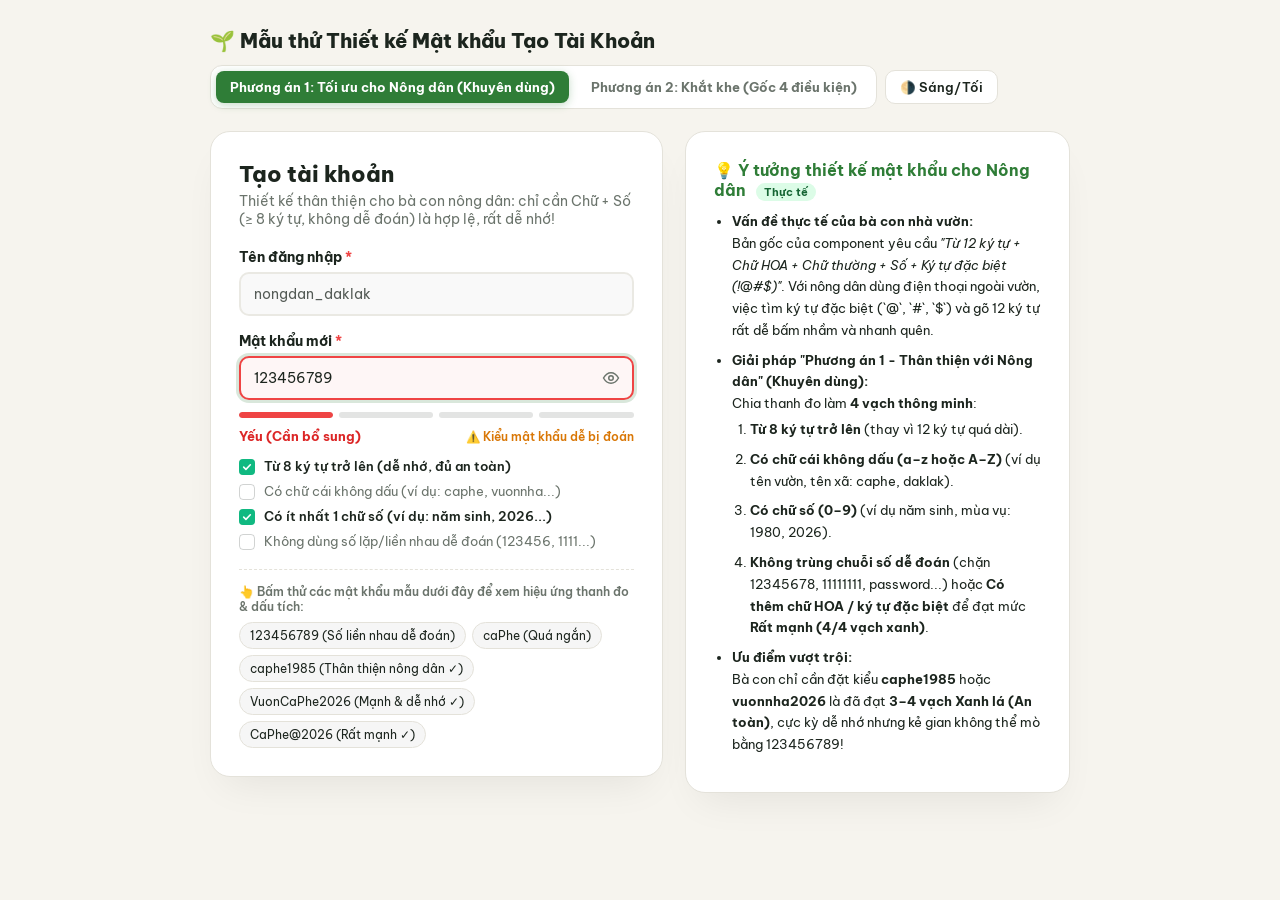
<file: web/src/main/resources/static/password-demo.html>
<!DOCTYPE html>
<html lang="vi">
<head>
<meta charset="utf-8">
<meta name="viewport" content="width=device-width, initial-scale=1">
<title>Mẫu thử: Thiết kế Mật khẩu cho Nông dân - CafeLeaf AI</title>
<link rel="stylesheet" href="https://fonts.googleapis.com/css2?family=Be+Vietnam+Pro:wght@400;500;600;700;800&display=swap">
<style>
  :root {
    --bg: #F6F4EE;
    --sf: #FFFFFF;
    --ink: #1C251E;
    --mute: #6B746C;
    --line: #E4E2DA;
    --g: #2F7D37;
  }
  [data-theme="dark"] {
    --bg: #111612;
    --sf: #19201B;
    --ink: #ECEFE9;
    --mute: #94A096;
    --line: #2A352D;
    --g: #5FB04A;
  }
  * { box-sizing: border-box; font-family: 'Be Vietnam Pro', sans-serif; }
  body {
    margin: 0;
    min-height: 100vh;
    background: var(--bg);
    color: var(--ink);
    display: flex;
    flex-direction: column;
    align-items: center;
    padding: 28px 16px 60px;
    transition: background .25s, color .25s;
  }
  .top-bar {
    width: min(860px, 100%);
    display: flex;
    align-items: center;
    justify-content: space-between;
    flex-wrap: wrap;
    gap: 12px;
    margin-bottom: 22px;
  }
  .top-bar h1 {
    font-size: 20px;
    font-weight: 800;
    margin: 0;
    display: flex;
    align-items: center;
    gap: 8px;
  }
  .mode-tabs {
    display: flex;
    gap: 8px;
    background: var(--sf);
    padding: 5px;
    border-radius: 12px;
    border: 1px solid var(--line);
  }
  .mode-tab {
    border: 0;
    background: transparent;
    color: var(--mute);
    font-size: 12.5px;
    font-weight: 700;
    padding: 8px 14px;
    border-radius: 8px;
    cursor: pointer;
    transition: all .2s;
  }
  .mode-tab.active {
    background: var(--g);
    color: #fff;
    box-shadow: 0 2px 8px rgba(47, 125, 55, .28);
  }
  .theme-btn {
    border: 1px solid var(--line);
    background: var(--sf);
    color: var(--ink);
    padding: 8px 14px;
    border-radius: 10px;
    font-size: 12.5px;
    font-weight: 600;
    cursor: pointer;
  }

  .demo-grid {
    width: min(860px, 100%);
    display: grid;
    grid-template-columns: 1fr;
    gap: 22px;
  }
  @media (min-width: 760px) {
    .demo-grid { grid-template-columns: 1.08fr 0.92fr; align-items: start; }
  }

  /* Card Form giống hệt khung Đăng ký CafeLeaf + Shadcn PasswordStrength */
  .card {
    background: var(--sf);
    border: 1px solid var(--line);
    border-radius: 20px;
    padding: 28px;
    box-shadow: 0 20px 40px -15px rgba(0,0,0,0.08);
  }
  .card h2 {
    margin: 0 0 4px;
    font-size: 22px;
    font-weight: 800;
  }
  .card .sub {
    margin: 0 0 20px;
    font-size: 13.5px;
    color: var(--mute);
  }

  .fg { margin-bottom: 16px; }
  .lbl {
    display: block;
    font-size: 13.5px;
    font-weight: 700;
    margin-bottom: 6px;
    color: var(--ink);
  }
  .req { color: #EF4444; }

  .pw-input-wrap {
    position: relative;
  }
  .pw-input {
    width: 100%;
    height: 44px;
    border-radius: 10px;
    border: 2px solid var(--line);
    background: color-mix(in srgb, var(--ink) 3%, var(--sf));
    padding: 0 44px 0 13px;
    font-size: 14px;
    color: var(--ink);
    outline: none;
    transition: border-color .18s, background-color .18s, box-shadow .18s;
  }
  .pw-input:focus {
    border-color: var(--g);
    background: var(--sf);
    box-shadow: 0 0 0 3px color-mix(in srgb, var(--g) 18%, transparent);
  }
  .pw-input.err {
    border-color: #EF4444;
    background: color-mix(in srgb, #EF4444 5%, var(--sf));
  }
  .eye-btn {
    position: absolute;
    top: 2px;
    bottom: 2px;
    right: 4px;
    width: 38px;
    border: 0;
    background: none;
    color: var(--mute);
    cursor: pointer;
    display: grid;
    place-items: center;
  }

  /* =====================================================
     SHADCN MOTION PASSWORD STRENGTH COMPONENT STYLES
     ===================================================== */
  .ps-root {
    margin-top: 12px;
    width: 100%;
  }
  .ps-meter {
    display: grid;
    grid-template-columns: repeat(4, minmax(0, 1fr));
    gap: 6px;
  }
  .ps-cell {
    position: relative;
    height: 6px;
    overflow: hidden;
    border-radius: 3px;
    background: color-mix(in srgb, var(--ink) 12%, transparent);
  }
  .ps-bar {
    position: absolute;
    inset: 0;
    transform-origin: left center;
    transform: scaleX(0);
    border-radius: 3px;
    /* Spring-like cubic-bezier matching stiffness 520 damping 34 */
    transition: transform 0.38s cubic-bezier(0.22, 1.28, 0.36, 1), background-color 0.2s ease;
  }
  .ps-bar.active {
    transform: scaleX(1);
  }

  /* Tone colors */
  .tone-none .ps-bar { background: #A8A29E; }
  .tone-danger .ps-bar { background: #EF4444; }
  .tone-caution .ps-bar { background: #F59E0B; }
  .tone-safe .ps-bar { background: #10B981; }

  .ps-status-row {
    margin-top: 8px;
    display: flex;
    height: 20px;
    align-items: center;
    justify-content: space-between;
    gap: 10px;
  }
  .ps-label {
    font-size: 12.5px;
    font-weight: 700;
    transition: color 0.2s ease, opacity 0.2s ease;
  }
  .tone-none .ps-label { color: var(--mute); }
  .tone-danger .ps-label { color: #DC2626; }
  .tone-caution .ps-label { color: #D97706; }
  .tone-safe .ps-label { color: #059669; }
  [data-theme="dark"] .tone-danger .ps-label { color: #F87171; }
  [data-theme="dark"] .tone-caution .ps-label { color: #FBBF24; }
  [data-theme="dark"] .tone-safe .ps-label { color: #34D399; }

  .ps-guessable {
    font-size: 11.5px;
    font-weight: 600;
    color: #D97706;
    opacity: 0;
    transform: translateY(-2px);
    transition: opacity 0.25s ease, transform 0.25s ease;
    white-space: nowrap;
  }
  [data-theme="dark"] .ps-guessable { color: #FBBF24; }
  .ps-guessable.show {
    opacity: 1;
    transform: translateY(0);
  }

  /* Rule Checklist with Animated Emerald Checkboxes */
  .ps-rules {
    list-style: none;
    padding: 0;
    margin: 12px 0 0;
    display: grid;
    gap: 7px;
  }
  .ps-rule-item {
    display: flex;
    align-items: center;
    gap: 9px;
  }
  .ps-check-box {
    position: relative;
    width: 16px;
    height: 16px;
    flex-shrink: 0;
    display: grid;
    place-items: center;
    border-radius: 4px;
    border: 1.5px solid color-mix(in srgb, var(--ink) 20%, transparent);
    color: #fff;
    transition: border-color 0.2s ease;
  }
  .ps-check-bg {
    position: absolute;
    inset: -1px;
    border-radius: 4px;
    background: #10B981;
    opacity: 0;
    transition: opacity 0.22s ease;
  }
  .ps-check-svg {
    position: relative;
    width: 10px;
    height: 10px;
    opacity: 0;
    transform: scale(0.5);
    transition: opacity 0.25s ease, transform 0.35s cubic-bezier(0.22, 1.35, 0.36, 1);
  }
  .ps-rule-item.met .ps-check-bg {
    opacity: 1;
  }
  .ps-rule-item.met .ps-check-svg {
    opacity: 1;
    transform: scale(1);
  }
  .ps-rule-text {
    font-size: 12.8px;
    line-height: 1.4;
    color: var(--mute);
    transition: color 0.2s ease, font-weight 0.2s ease;
  }
  .ps-rule-item.met .ps-rule-text {
    color: var(--ink);
    font-weight: 600;
  }

  /* Quick Test Chips */
  .test-box {
    margin-top: 18px;
    padding-top: 14px;
    border-top: 1px dashed var(--line);
  }
  .test-box small {
    display: block;
    font-size: 12px;
    color: var(--mute);
    margin-bottom: 8px;
    font-weight: 600;
  }
  .chips {
    display: flex;
    flex-wrap: wrap;
    gap: 6px;
  }
  .chip {
    border: 1px solid var(--line);
    background: color-mix(in srgb, var(--ink) 4%, var(--sf));
    color: var(--ink);
    font-size: 12px;
    padding: 5px 10px;
    border-radius: 999px;
    cursor: pointer;
    transition: all .15s;
  }
  .chip:hover {
    border-color: var(--g);
    color: var(--g);
  }

  .explain-card h3 {
    margin: 0 0 10px;
    font-size: 16px;
    color: var(--g);
  }
  .explain-list {
    margin: 0;
    padding-left: 18px;
    font-size: 13.2px;
    line-height: 1.65;
  }
  .explain-list li { margin-bottom: 8px; }
  .badge-rec {
    display: inline-block;
    background: #DCFCE7;
    color: #166534;
    font-size: 11px;
    font-weight: 700;
    padding: 2px 8px;
    border-radius: 999px;
    margin-left: 6px;
  }
</style>
</head>
<body>

<div class="top-bar">
  <h1>🌱 Mẫu thử Thiết kế Mật khẩu Tạo Tài Khoản</h1>
  <div style="display:flex;gap:8px;align-items:center">
    <div class="mode-tabs" role="tablist">
      <button class="mode-tab active" onclick="setMode('farmer')" id="tab-farmer">Phương án 1: Tối ưu cho Nông dân (Khuyên dùng)</button>
      <button class="mode-tab" onclick="setMode('strict')" id="tab-strict">Phương án 2: Khắt khe (Gốc 4 điều kiện)</button>
    </div>
    <button class="theme-btn" onclick="toggleTheme()">🌗 Sáng/Tối</button>
  </div>
</div>

<div class="demo-grid">
  <!-- CỘT TRÁI: GIAO DIỆN MẪU TƯƠNG TÁC -->
  <div class="card">
    <h2>Tạo tài khoản</h2>
    <p class="sub" id="mode-desc">Thiết kế thân thiện cho bà con nông dân: dễ nhớ, dễ bấm trên điện thoại nhưng chống mật khẩu dễ đoán.</p>

    <div class="fg">
      <label class="lbl" for="demo-un">Tên đăng nhập <span class="req">*</span></label>
      <input class="pw-input" id="demo-un" value="nongdan_daklak" readonly style="opacity:.75">
    </div>

    <div class="fg">
      <label class="lbl" for="demo-pw">Mật khẩu mới <span class="req">*</span></label>
      <div class="pw-input-wrap">
        <input
          id="demo-pw"
          class="pw-input"
          type="text"
          placeholder="Nhập thử mật khẩu tại đây..."
          autocomplete="off"
          spellcheck="false"
        >
        <button type="button" class="eye-btn" onclick="toggleEye()" title="Ẩn/Hiện mật khẩu">
          <svg width="18" height="18" viewBox="0 0 24 24" fill="none" stroke="currentColor" stroke-width="2"><path d="M2 12s4-7 10-7 10 7 10 7-4 7-10 7S2 12 2 12z"/><circle cx="12" cy="12" r="3"/></svg>
        </button>
      </div>

      <!-- COMPONENT PASSWORD STRENGTH (SHADCN MOTION PORT) -->
      <div class="ps-root tone-none" id="ps-root">
        <div
          class="ps-meter"
          role="meter"
          aria-label="Độ mạnh mật khẩu"
          aria-valuemin="0"
          aria-valuemax="4"
          aria-valuenow="0"
          id="ps-meter"
        >
          <div class="ps-cell"><span class="ps-bar" style="transition-delay: 0ms"></span></div>
          <div class="ps-cell"><span class="ps-bar" style="transition-delay: 30ms"></span></div>
          <div class="ps-cell"><span class="ps-bar" style="transition-delay: 60ms"></span></div>
          <div class="ps-cell"><span class="ps-bar" style="transition-delay: 90ms"></span></div>
        </div>

        <div class="ps-status-row">
          <span class="ps-label" id="ps-label">Chưa nhập mật khẩu</span>
          <span class="ps-guessable" id="ps-guessable">⚠️ Kiểu mật khẩu dễ bị đoán</span>
        </div>

        <ul class="ps-rules" id="ps-rules"></ul>
      </div>
    </div>

    <div class="test-box">
      <small>👆 Bấm thử các mật khẩu mẫu dưới đây để xem hiệu ứng thanh đo & dấu tích:</small>
      <div class="chips">
        <button class="chip" onclick="fillPw('123456789')">123456789 (Số liền nhau dễ đoán)</button>
        <button class="chip" onclick="fillPw('caPhe')">caPhe (Quá ngắn)</button>
        <button class="chip" onclick="fillPw('caphe1985')">caphe1985 (Thân thiện nông dân ✓)</button>
        <button class="chip" onclick="fillPw('VuonCaPhe2026')">VuonCaPhe2026 (Mạnh & dễ nhớ ✓)</button>
        <button class="chip" onclick="fillPw('CaPhe@2026')">CaPhe@2026 (Rất mạnh ✓)</button>
      </div>
    </div>
  </div>

  <!-- CỘT PHẢI: PHÂN TÍCH Ý TƯỞNG CHO NÔNG DÂN -->
  <div class="card explain-card">
    <h3>💡 Ý tưởng thiết kế mật khẩu cho Nông dân <span class="badge-rec">Thực tế</span></h3>
    <ul class="explain-list">
      <li>
        <b>Vấn đề thực tế của bà con nhà vườn:</b><br>
        Bản gốc của component yêu cầu <i>"Từ 12 ký tự + Chữ HOA + Chữ thường + Số + Ký tự đặc biệt (!@#$)"</i>. Với nông dân dùng điện thoại ngoài vườn, việc tìm ký tự đặc biệt (`@`, `#`, `$`) và gõ 12 ký tự rất dễ bấm nhầm và nhanh quên.
      </li>
      <li>
        <b>Giải pháp "Phương án 1 - Thân thiện với Nông dân" (Khuyên dùng):</b><br>
        Chia thanh đo làm <b>4 vạch thông minh</b>:
        <ol style="padding-left:18px;margin-top:4px">
          <li><b>Từ 8 ký tự trở lên</b> (thay vì 12 ký tự quá dài).</li>
          <li><b>Có chữ cái không dấu (a–z hoặc A–Z)</b> (ví dụ tên vườn, tên xã: <code>caphe</code>, <code>daklak</code>).</li>
          <li><b>Có chữ số (0–9)</b> (ví dụ năm sinh, mùa vụ: <code>1980</code>, <code>2026</code>).</li>
          <li><b>Không trùng chuỗi số dễ đoán</b> (chặn <code>12345678</code>, <code>11111111</code>, <code>password</code>...) hoặc <b>Có thêm chữ HOA / ký tự đặc biệt</b> để đạt mức <b>Rất mạnh (4/4 vạch xanh)</b>.</li>
        </ol>
      </li>
      <li>
        <b>Ưu điểm vượt trội:</b><br>
        Bà con chỉ cần đặt kiểu <b><code>caphe1985</code></b> hoặc <b><code>vuonnha2026</code></b> là đã đạt <b>3–4 vạch Xanh lá (An toàn)</b>, cực kỳ dễ nhớ nhưng kẻ gian không thể mò bằng <code>123456789</code>!
      </li>
    </ul>
  </div>
</div>

<script>
  const COMMON = /^(?:password|passw0rd|qwerty|letmein|welcome|admin|iloveyou|monkey|dragon|abc123|111111|123123|123456|matkhau|khongbiet)/i;
  const RUN = /(.)\1{3,}/;
  const RUN_UP = /(?:0123|1234|2345|3456|4567|5678|6789|9876|8765|abcd|bcde|cdef|qwer|asdf)/i;
  const SYMBOL = /[!-/:-@[-`{-~]/;

  const MODES = {
    farmer: {
      desc: 'Thiết kế thân thiện cho bà con nông dân: chỉ cần Chữ + Số (≥ 8 ký tự, không dễ đoán) là hợp lệ, rất dễ nhớ!',
      labels: ['Chưa nhập mật khẩu', 'Yếu (Cần bổ sung)', 'Trung bình', 'Tốt (Đạt chuẩn nhà vườn)', 'Rất mạnh & An toàn'],
      rules: [
        { id: 'length', label: 'Từ 8 ký tự trở lên (dễ nhớ, đủ an toàn)', test: v => v.length >= 8 },
        { id: 'letter', label: 'Có chữ cái không dấu (ví dụ: caphe, vuonnha...)', test: v => /[a-zA-Z]/.test(v) && !/[^\x00-\x7F]/.test(v) },
        { id: 'digit',  label: 'Có ít nhất 1 chữ số (ví dụ: năm sinh, 2026...)', test: v => /\d/.test(v) },
        { id: 'not_easy', label: 'Không dùng số lặp/liền nhau dễ đoán (123456, 1111...)', test: v => v.length >= 4 && !COMMON.test(v) && !RUN.test(v) && !RUN_UP.test(v) }
      ]
    },
    strict: {
      desc: 'Chế độ khắt khe tiêu chuẩn: bắt buộc đủ cả chữ Hoa, chữ thường, số và ký tự đặc biệt.',
      labels: ['Chưa nhập mật khẩu', 'Yếu', 'Trung bình', 'Khá mạnh', 'Rất mạnh'],
      rules: [
        { id: 'length', label: 'Từ 8 ký tự trở lên', test: v => v.length >= 8 },
        { id: 'case',   label: 'Có cả chữ HOA (A-Z) và chữ thường (a-z)', test: v => /[a-z]/.test(v) && /[A-Z]/.test(v) },
        { id: 'digit',  label: 'Có ít nhất 1 chữ số (0-9)', test: v => /\d/.test(v) },
        { id: 'symbol', label: 'Có ký tự đặc biệt (!@#$%^&*...)', test: v => SYMBOL.test(v) }
      ]
    }
  };

  let curMode = 'farmer';
  const pwInput = document.getElementById('demo-pw');
  const psRoot = document.getElementById('ps-root');
  const psLabel = document.getElementById('ps-label');
  const psGuessable = document.getElementById('ps-guessable');
  const psRules = document.getElementById('ps-rules');
  const bars = document.querySelectorAll('.ps-bar');

  function renderRulesStructure() {
    const cfg = MODES[curMode];
    document.getElementById('mode-desc').textContent = cfg.desc;
    psRules.innerHTML = cfg.rules.map(r => `
      <li class="ps-rule-item" id="rule-${r.id}">
        <span class="ps-check-box">
          <span class="ps-check-bg"></span>
          <svg class="ps-check-svg" viewBox="0 0 12 12" fill="none" aria-hidden="true">
            <path d="M2 6.2 4.7 8.9 10 3.3" stroke="currentColor" stroke-width="1.9" stroke-linecap="round" stroke-linejoin="round"/>
          </svg>
        </span>
        <span class="ps-rule-text">${r.label}</span>
      </li>
    `).join('');
    evaluatePassword(pwInput.value);
  }

  function evaluatePassword(value) {
    const cfg = MODES[curMode];
    const evaluated = cfg.rules.map(r => ({ ...r, met: r.test(value) }));
    const passed = evaluated.reduce((n, r) => n + (r.met ? 1 : 0), 0);
    const guessable = value.length > 0 && (COMMON.test(value) || RUN.test(value) || RUN_UP.test(value));

    const score = value.length === 0
      ? 0
      : guessable
        ? 1
        : Math.min(cfg.rules.length, Math.max(1, passed));

    const max = cfg.rules.length;
    const ratio = score / max;
    let tone = 'tone-none';
    if (score > 0) {
      if (ratio <= 0.34) tone = 'tone-danger';
      else if (ratio <= 0.67) tone = 'tone-caution';
      else tone = 'tone-safe';
    }

    psRoot.className = `ps-root ${tone}`;
    pwInput.classList.toggle('err', value.length > 0 && score <= 2);

    bars.forEach((b, i) => {
      b.classList.toggle('active', i < score);
    });

    psLabel.textContent = cfg.labels[Math.min(score, cfg.labels.length - 1)];
    psGuessable.classList.toggle('show', guessable);

    evaluated.forEach(r => {
      const li = document.getElementById('rule-' + r.id);
      if (li) li.classList.toggle('met', r.met);
    });
  }

  function setMode(m) {
    curMode = m;
    document.getElementById('tab-farmer').classList.toggle('active', m === 'farmer');
    document.getElementById('tab-strict').classList.toggle('active', m === 'strict');
    renderRulesStructure();
  }

  function fillPw(val) {
    pwInput.value = val;
    evaluatePassword(val);
    pwInput.focus();
  }

  function toggleEye() {
    pwInput.type = pwInput.type === 'password' ? 'text' : 'password';
  }

  function toggleTheme() {
    const cur = document.documentElement.getAttribute('data-theme');
    document.documentElement.setAttribute('data-theme', cur === 'dark' ? 'light' : 'dark');
  }

  pwInput.addEventListener('input', e => evaluatePassword(e.target.value));
  renderRulesStructure();
  fillPw('123456789');
</script>
</body>
</html>
</file>
